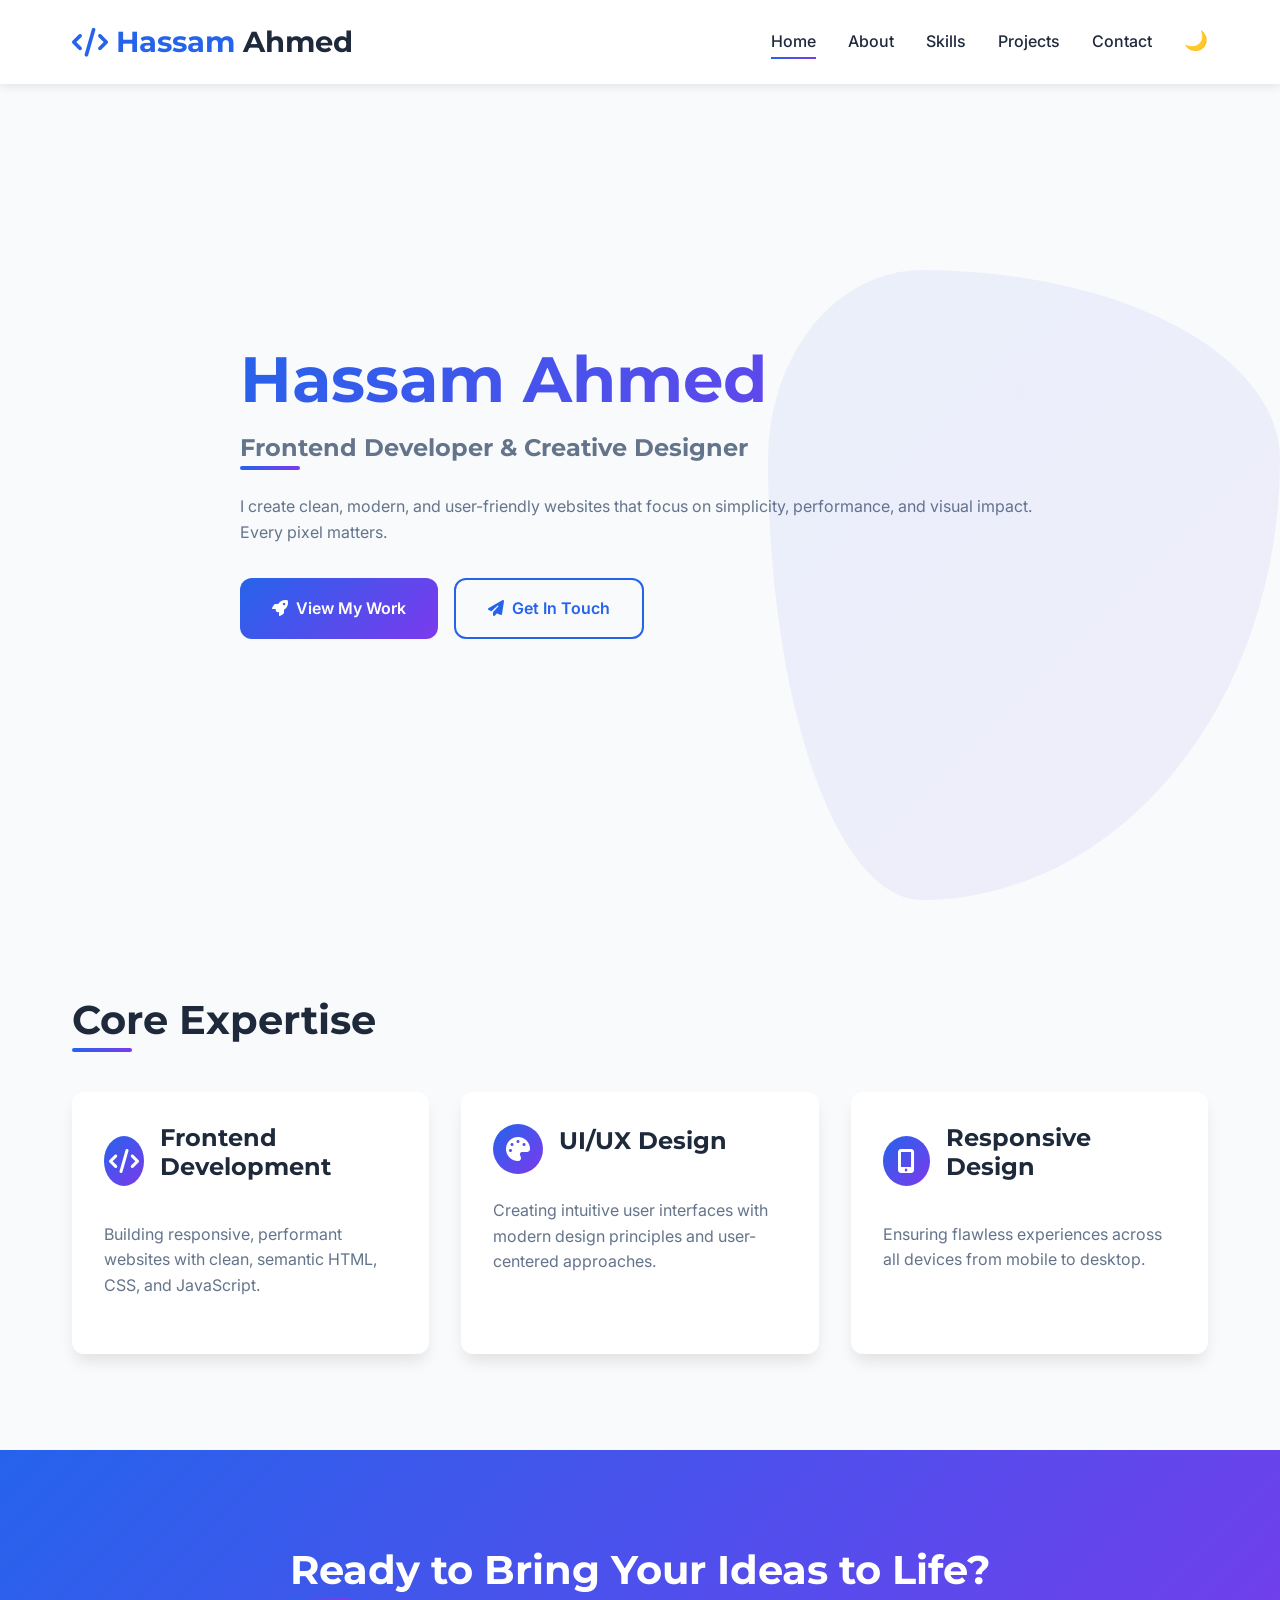
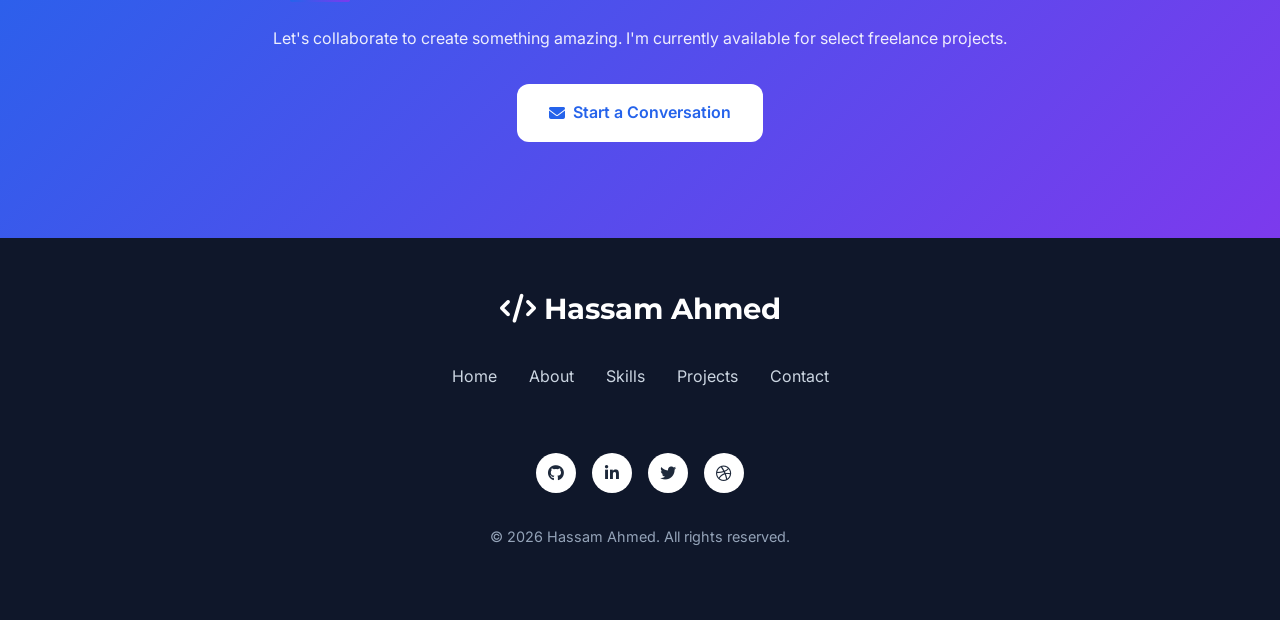
<file: index.html>
<!DOCTYPE html>
<html lang="en">
<head>
    <meta charset="UTF-8">
    <meta name="viewport" content="width=device-width, initial-scale=1.0">
    <title>Hassam Ahmed | Frontend Developer & Creative Designer</title>
    <link rel="stylesheet" href="style.css">
    <link rel="preconnect" href="https://fonts.googleapis.com">
    <link rel="preconnect" href="https://fonts.gstatic.com" crossorigin>
    <link href="https://fonts.googleapis.com/css2?family=Inter:wght@300;400;500;600;700&family=Montserrat:wght@700;800;900&display=swap" rel="stylesheet">
    <link rel="stylesheet" href="https://cdnjs.cloudflare.com/ajax/libs/font-awesome/6.4.0/css/all.min.css">
</head>
<body>
    <!-- Navigation -->
    <nav class="navbar">
        <div class="container nav-container">
            <a href="index.html" class="logo">
                <i class="fas fa-code"></i>
                Hassam<span>Ahmed</span>
            </a>
            
            <button class="mobile-menu-btn" id="mobileMenuBtn">
                <i class="fas fa-bars"></i>
            </button>
            
            <ul class="nav-links" id="navLinks">
                <li><a href="index.html" class="active">Home</a></li>
                <li><a href="about.html">About</a></li>
                <li><a href="skills.html">Skills</a></li>
                <li><a href="projects.html">Projects</a></li>
                <li><a href="contact.html">Contact</a></li>
                <li>
                    <button class="theme-toggle" id="themeToggle">🌙</button>
                </li>
            </ul>
        </div>
    </nav>

    <!-- Hero Section -->
    <section class="hero">
        <div class="container">
            <div class="hero-content">
                <h1 class="fade-in">Hassam Ahmed</h1>
                <h2 class="tagline fade-in">Frontend Developer & Creative Designer</h2>
                <p class="fade-in">I create clean, modern, and user-friendly websites that focus on simplicity, performance, and visual impact. Every pixel matters.</p>
                <div class="hero-btns">
                    <a href="projects.html" class="btn btn-primary fade-in">
                        <i class="fas fa-rocket"></i> View My Work
                    </a>
                    <a href="contact.html" class="btn btn-secondary fade-in">
                        <i class="fas fa-paper-plane"></i> Get In Touch
                    </a>
                </div>
            </div>
        </div>
        <div class="hero-decoration"></div>
    </section>

    <!-- Featured Skills Preview -->
    <section class="section">
        <div class="container">
            <h2 class="section-title">Core Expertise</h2>
            <div class="skills-container">
                <div class="skill-card fade-in">
                    <div class="skill-header">
                        <div class="skill-icon">
                            <i class="fas fa-code"></i>
                        </div>
                        <h3>Frontend Development</h3>
                    </div>
                    <p>Building responsive, performant websites with clean, semantic HTML, CSS, and JavaScript.</p>
                </div>
                
                <div class="skill-card fade-in">
                    <div class="skill-header">
                        <div class="skill-icon">
                            <i class="fas fa-palette"></i>
                        </div>
                        <h3>UI/UX Design</h3>
                    </div>
                    <p>Creating intuitive user interfaces with modern design principles and user-centered approaches.</p>
                </div>
                
                <div class="skill-card fade-in">
                    <div class="skill-header">
                        <div class="skill-icon">
                            <i class="fas fa-mobile-alt"></i>
                        </div>
                        <h3>Responsive Design</h3>
                    </div>
                    <p>Ensuring flawless experiences across all devices from mobile to desktop.</p>
                </div>
            </div>
        </div>
    </section>

    <!-- CTA Section -->
    <section class="section" style="background: linear-gradient(135deg, #2563eb, #7c3aed); color: white;">
        <div class="container">
            <div style="text-align: center; max-width: 800px; margin: 0 auto;">
                <h2 style="color: white;">Ready to Bring Your Ideas to Life?</h2>
                <p style="color: rgba(255,255,255,0.9); margin-bottom: 2rem;">Let's collaborate to create something amazing. I'm currently available for select freelance projects.</p>
                <a href="contact.html" class="btn" style="background: white; color: #2563eb;">
                    <i class="fas fa-envelope"></i> Start a Conversation
                </a>
            </div>
        </div>
    </section>

    <!-- Footer -->
    <footer class="footer">
        <div class="container">
            <div class="footer-content">
                <a href="index.html" class="logo" style="color: white;">
                    <i class="fas fa-code"></i>
                    Hassam<span style="color: white;">Ahmed</span>
                </a>
                <ul class="footer-links">
                    <li><a href="index.html">Home</a></li>
                    <li><a href="about.html">About</a></li>
                    <li><a href="skills.html">Skills</a></li>
                    <li><a href="projects.html">Projects</a></li>
                    <li><a href="contact.html">Contact</a></li>
                </ul>
                <div class="social-links">
                    <a href="#" class="social-link"><i class="fab fa-github"></i></a>
                    <a href="#" class="social-link"><i class="fab fa-linkedin-in"></i></a>
                    <a href="#" class="social-link"><i class="fab fa-twitter"></i></a>
                    <a href="#" class="social-link"><i class="fab fa-dribbble"></i></a>
                </div>
                <p class="copyright">© <span id="currentYear"></span> Hassam Ahmed. All rights reserved.</p>
            </div>
        </div>
    </footer>

    <!-- Project Modal -->
    <div class="modal" id="projectModal">
        <div class="modal-content">
            <button class="modal-close">&times;</button>
            <div class="modal-body" id="modalBody">
                <!-- Modal content will be inserted here -->
            </div>
        </div>
    </div>

    <script src="script.js"></script>
</body>
</html>
</file>
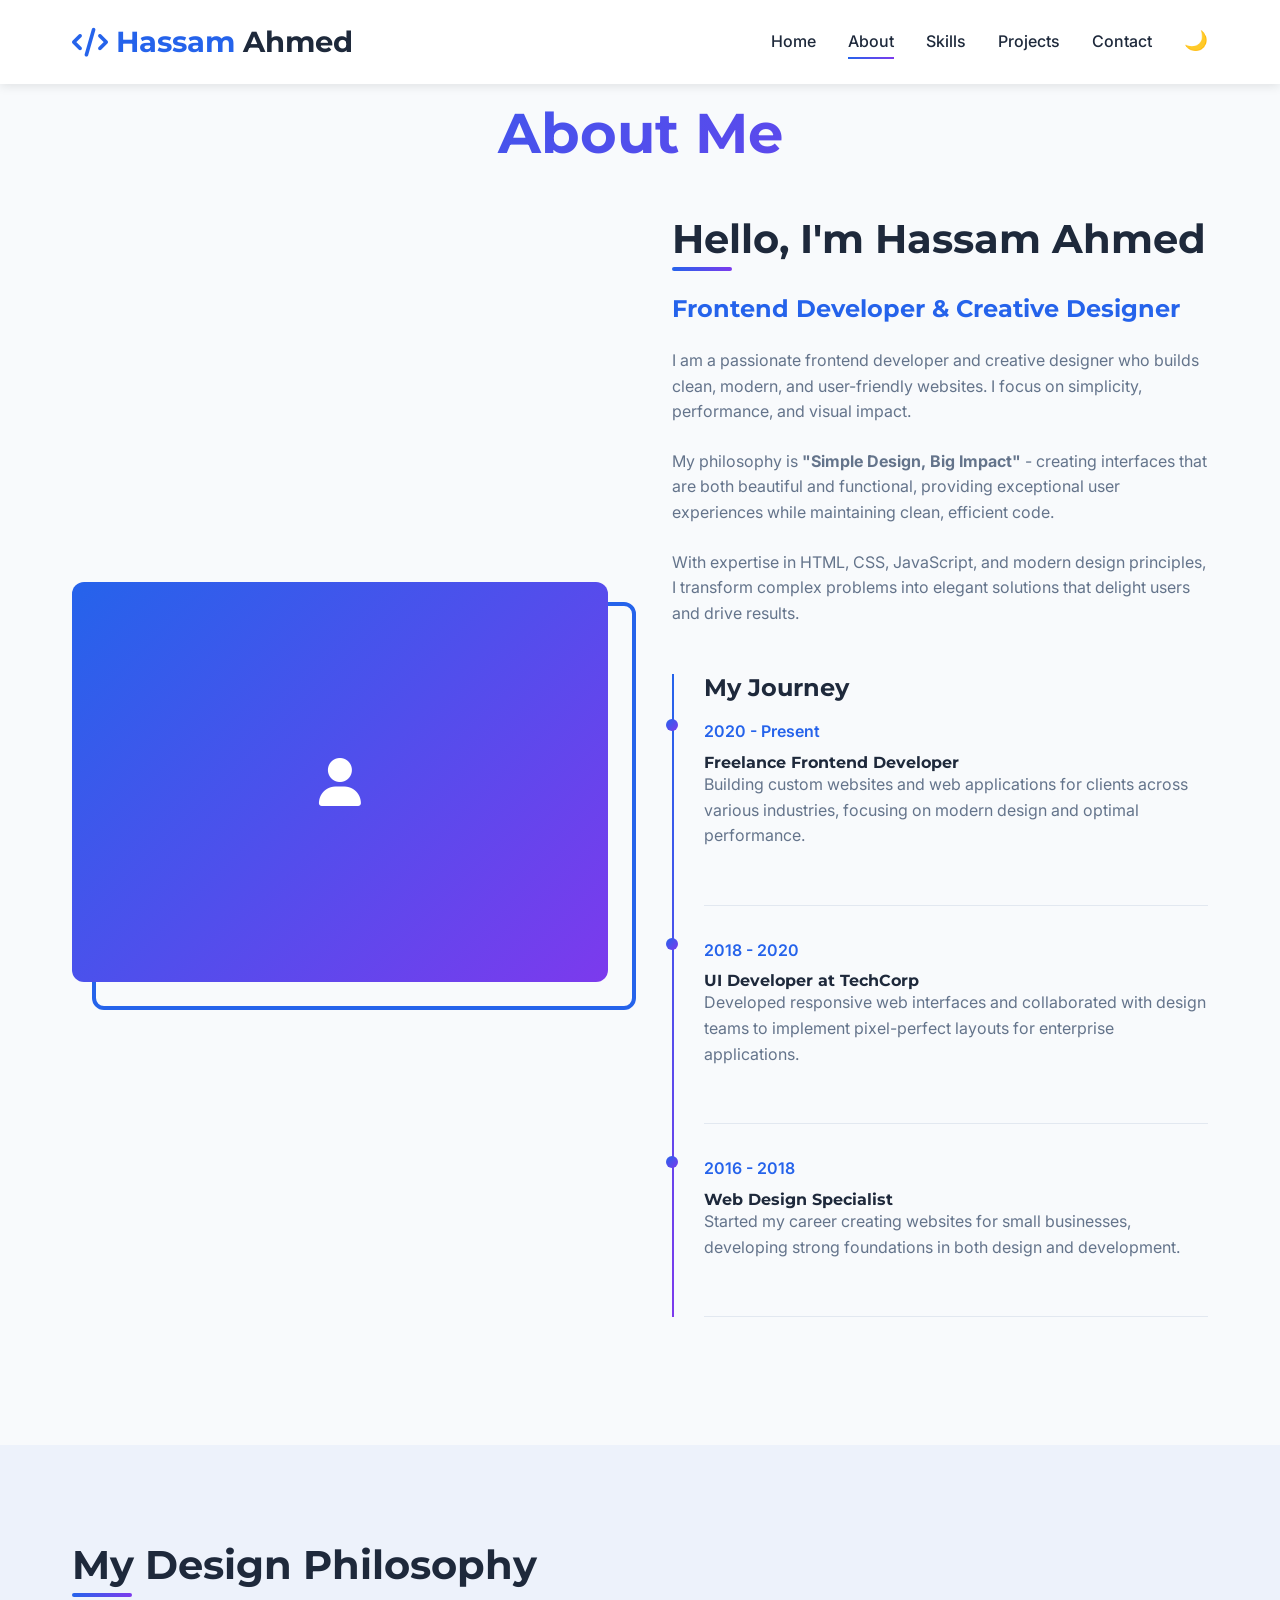
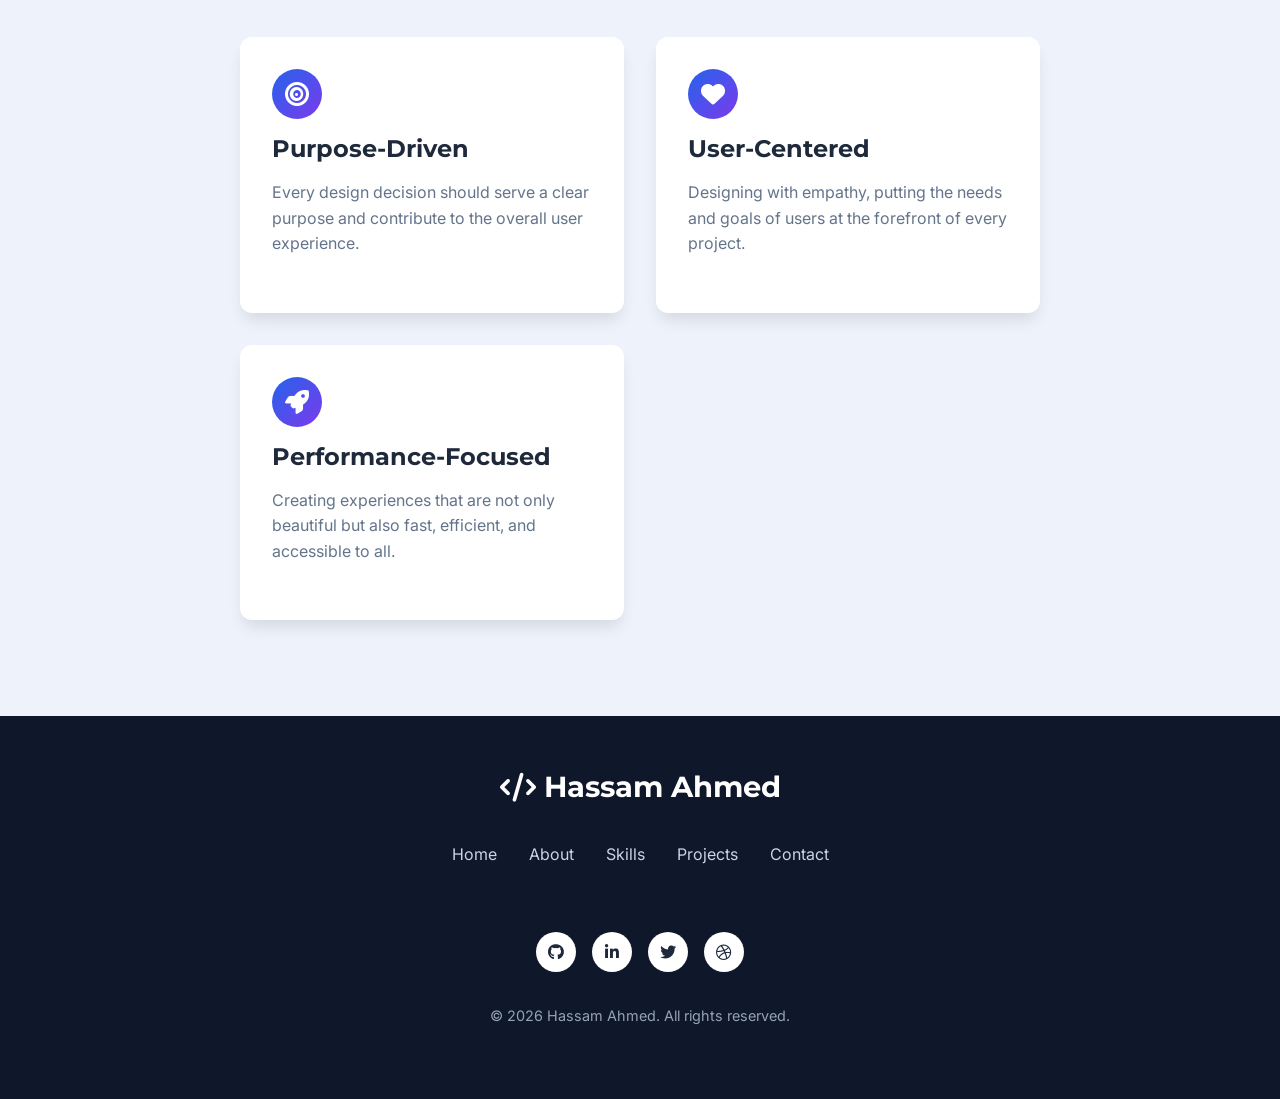
<file: about.html>
<!DOCTYPE html>
<html lang="en">
<head>
    <meta charset="UTF-8">
    <meta name="viewport" content="width=device-width, initial-scale=1.0">
    <title>About Me | Hassam Ahmed</title>
    <link rel="stylesheet" href="style.css">
    <link rel="preconnect" href="https://fonts.googleapis.com">
    <link rel="preconnect" href="https://fonts.gstatic.com" crossorigin>
    <link href="https://fonts.googleapis.com/css2?family=Inter:wght@300;400;500;600;700&family=Montserrat:wght@700;800;900&display=swap" rel="stylesheet">
    <link rel="stylesheet" href="https://cdnjs.cloudflare.com/ajax/libs/font-awesome/6.4.0/css/all.min.css">
</head>
<body>
    <!-- Navigation -->
    <nav class="navbar">
        <div class="container nav-container">
            <a href="index.html" class="logo">
                <i class="fas fa-code"></i>
                Hassam<span>Ahmed</span>
            </a>
            
            <button class="mobile-menu-btn" id="mobileMenuBtn">
                <i class="fas fa-bars"></i>
            </button>
            
            <ul class="nav-links" id="navLinks">
                <li><a href="index.html">Home</a></li>
                <li><a href="about.html" class="active">About</a></li>
                <li><a href="skills.html">Skills</a></li>
                <li><a href="projects.html">Projects</a></li>
                <li><a href="contact.html">Contact</a></li>
                <li>
                    <button class="theme-toggle" id="themeToggle">🌙</button>
                </li>
            </ul>
        </div>
    </nav>

    <!-- About Section -->
    <section class="section" style="padding-top: 100px;">
        <div class="container">
            <h1 class="section-title">About Me</h1>
            
            <div class="about-content">
                <div class="about-image fade-in">
                    <div class="profile-img">
                        <i class="fas fa-user"></i>
                    </div>
                </div>
                
                <div class="about-text fade-in">
                    <h2>Hello, I'm Hassam Ahmed</h2>
                    <h3 style="color: var(--primary-color); margin-bottom: 1.5rem;">Frontend Developer & Creative Designer</h3>
                    <p>I am a passionate frontend developer and creative designer who builds clean, modern, and user-friendly websites. I focus on simplicity, performance, and visual impact.</p>
                    <p>My philosophy is <strong>"Simple Design, Big Impact"</strong> - creating interfaces that are both beautiful and functional, providing exceptional user experiences while maintaining clean, efficient code.</p>
                    <p>With expertise in HTML, CSS, JavaScript, and modern design principles, I transform complex problems into elegant solutions that delight users and drive results.</p>
                    
                    <div class="timeline">
                        <h3 style="margin-top: 2rem;">My Journey</h3>
                        <div class="timeline-item">
                            <div class="timeline-date">2020 - Present</div>
                            <h4>Freelance Frontend Developer</h4>
                            <p>Building custom websites and web applications for clients across various industries, focusing on modern design and optimal performance.</p>
                        </div>
                        <div class="timeline-item">
                            <div class="timeline-date">2018 - 2020</div>
                            <h4>UI Developer at TechCorp</h4>
                            <p>Developed responsive web interfaces and collaborated with design teams to implement pixel-perfect layouts for enterprise applications.</p>
                        </div>
                        <div class="timeline-item">
                            <div class="timeline-date">2016 - 2018</div>
                            <h4>Web Design Specialist</h4>
                            <p>Started my career creating websites for small businesses, developing strong foundations in both design and development.</p>
                        </div>
                    </div>
                </div>
            </div>
        </div>
    </section>

    <!-- Philosophy Section -->
    <section class="section" style="background-color: rgba(37, 99, 235, 0.05);">
        <div class="container">
            <h2 class="section-title">My Design Philosophy</h2>
            <div style="max-width: 800px; margin: 0 auto;">
                <div style="display: grid; grid-template-columns: repeat(auto-fit, minmax(250px, 1fr)); gap: 2rem;">
                    <div class="skill-card fade-in">
                        <div class="skill-icon" style="margin-bottom: 1rem;">
                            <i class="fas fa-bullseye"></i>
                        </div>
                        <h3>Purpose-Driven</h3>
                        <p>Every design decision should serve a clear purpose and contribute to the overall user experience.</p>
                    </div>
                    <div class="skill-card fade-in">
                        <div class="skill-icon" style="margin-bottom: 1rem;">
                            <i class="fas fa-heart"></i>
                        </div>
                        <h3>User-Centered</h3>
                        <p>Designing with empathy, putting the needs and goals of users at the forefront of every project.</p>
                    </div>
                    <div class="skill-card fade-in">
                        <div class="skill-icon" style="margin-bottom: 1rem;">
                            <i class="fas fa-rocket"></i>
                        </div>
                        <h3>Performance-Focused</h3>
                        <p>Creating experiences that are not only beautiful but also fast, efficient, and accessible to all.</p>
                    </div>
                </div>
            </div>
        </div>
    </section>

    <!-- Footer -->
    <footer class="footer">
        <div class="container">
            <div class="footer-content">
                <a href="index.html" class="logo" style="color: white;">
                    <i class="fas fa-code"></i>
                    Hassam<span style="color: white;">Ahmed</span>
                </a>
                <ul class="footer-links">
                    <li><a href="index.html">Home</a></li>
                    <li><a href="about.html">About</a></li>
                    <li><a href="skills.html">Skills</a></li>
                    <li><a href="projects.html">Projects</a></li>
                    <li><a href="contact.html">Contact</a></li>
                </ul>
                <div class="social-links">
                    <a href="#" class="social-link"><i class="fab fa-github"></i></a>
                    <a href="#" class="social-link"><i class="fab fa-linkedin-in"></i></a>
                    <a href="#" class="social-link"><i class="fab fa-twitter"></i></a>
                    <a href="#" class="social-link"><i class="fab fa-dribbble"></i></a>
                </div>
                <p class="copyright">© <span id="currentYear"></span> Hassam Ahmed. All rights reserved.</p>
            </div>
        </div>
    </footer>

    <script src="script.js"></script>
</body>
</html>
</file>
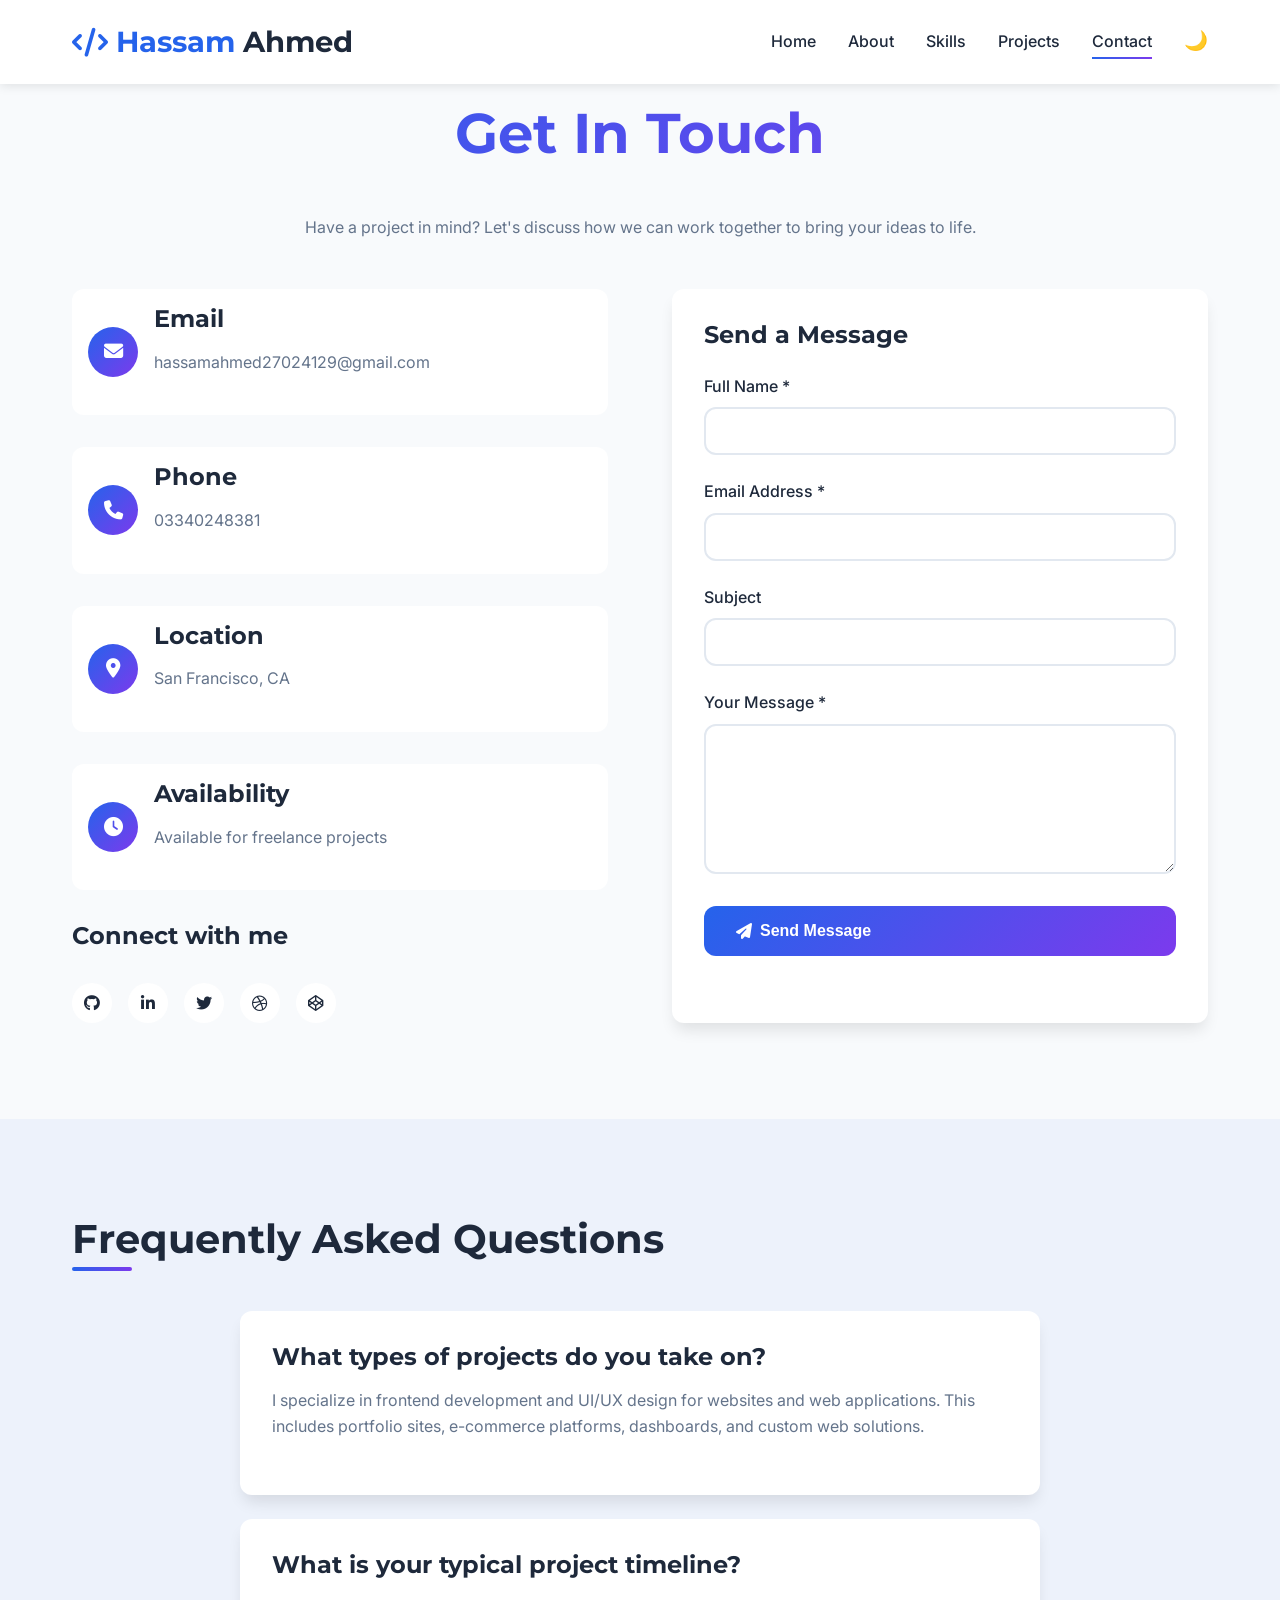
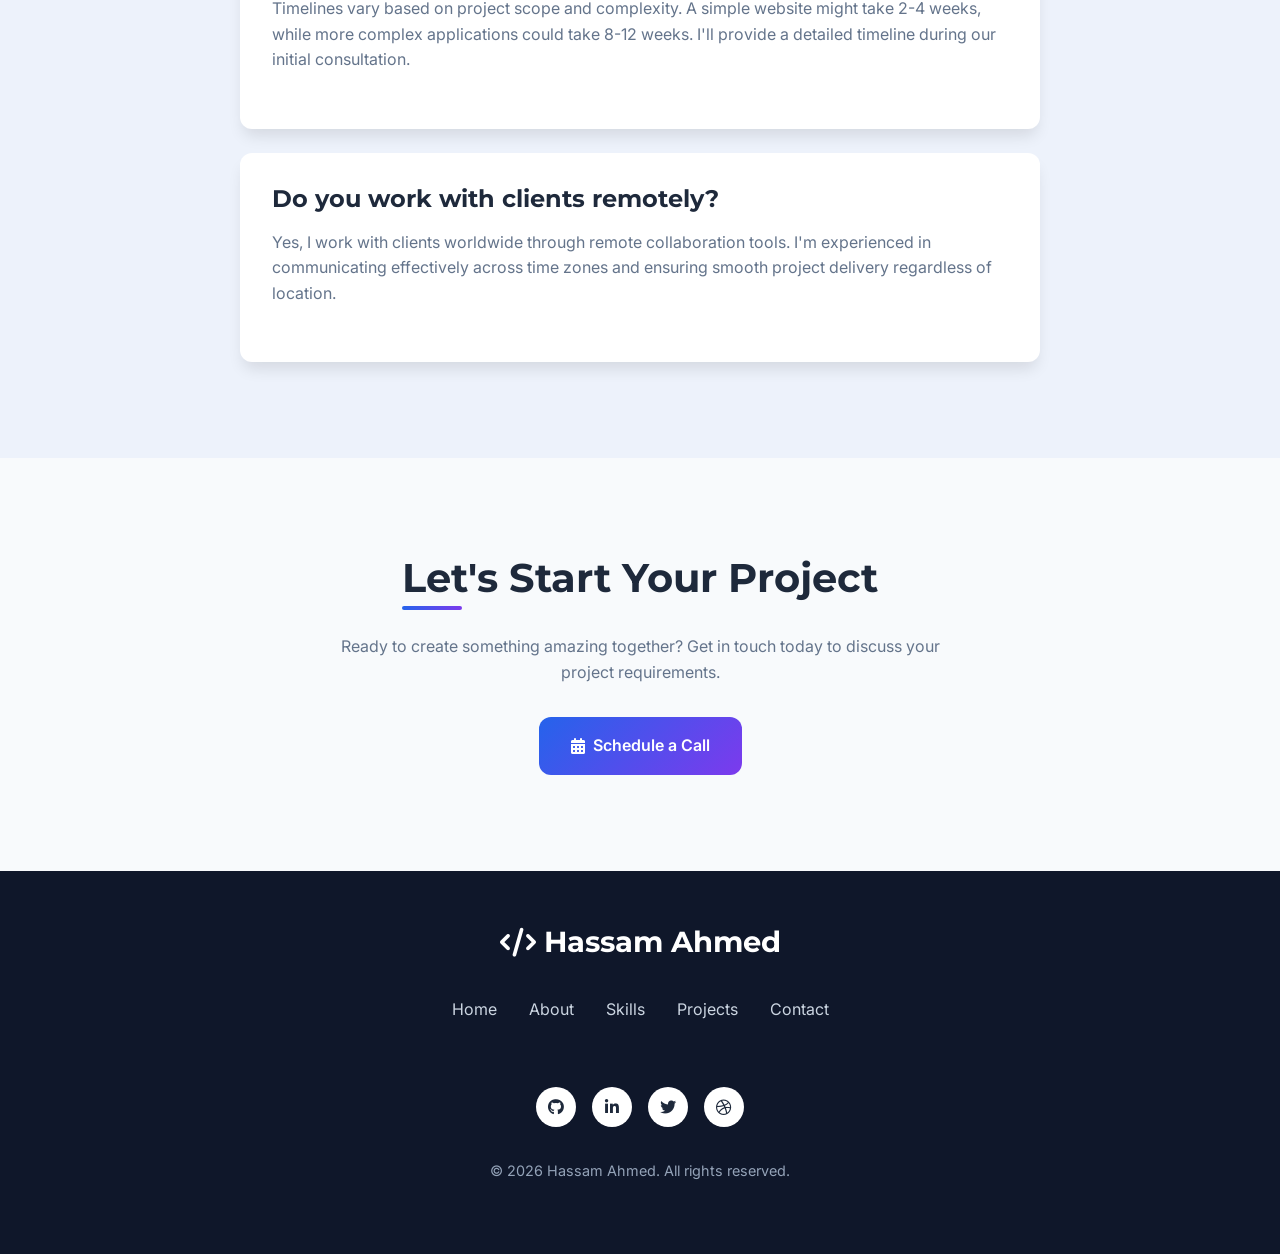
<file: contact.html>
<!DOCTYPE html>
<html lang="en">
<head>
    <meta charset="UTF-8">
    <meta name="viewport" content="width=device-width, initial-scale=1.0">
    <title>Contact | Hassam Ahmed</title>
    <link rel="stylesheet" href="style.css">
    <link rel="preconnect" href="https://fonts.googleapis.com">
    <link rel="preconnect" href="https://fonts.gstatic.com" crossorigin>
    <link href="https://fonts.googleapis.com/css2?family=Inter:wght@300;400;500;600;700&family=Montserrat:wght@700;800;900&display=swap" rel="stylesheet">
    <link rel="stylesheet" href="https://cdnjs.cloudflare.com/ajax/libs/font-awesome/6.4.0/css/all.min.css">
</head>
<body>
    <!-- Navigation -->
    <nav class="navbar">
        <div class="container nav-container">
            <a href="index.html" class="logo">
                <i class="fas fa-code"></i>
                Hassam<span>Ahmed</span>
            </a>
            
            <button class="mobile-menu-btn" id="mobileMenuBtn">
                <i class="fas fa-bars"></i>
            </button>
            
            <ul class="nav-links" id="navLinks">
                <li><a href="index.html">Home</a></li>
                <li><a href="about.html">About</a></li>
                <li><a href="skills.html">Skills</a></li>
                <li><a href="projects.html">Projects</a></li>
                <li><a href="contact.html" class="active">Contact</a></li>
                <li>
                    <button class="theme-toggle" id="themeToggle">🌙</button>
                </li>
            </ul>
        </div>
    </nav>

    <!-- Contact Section -->
    <section class="section" style="padding-top: 100px;">
        <div class="container">
            <h1 class="section-title">Get In Touch</h1>
            <p style="text-align: center; max-width: 700px; margin: 0 auto 3rem;">Have a project in mind? Let's discuss how we can work together to bring your ideas to life.</p>
            
            <div class="contact-container">
                <div class="contact-info">
                    <div class="contact-item fade-in">
                        <div class="contact-icon">
                            <i class="fas fa-envelope"></i>
                        </div>
                        <div>
                            <h3>Email</h3>
                            <p>hassamahmed27024129@gmail.com</p>
                        </div>
                    </div>
                    
                    <div class="contact-item fade-in">
                        <div class="contact-icon">
                            <i class="fas fa-phone"></i>
                        </div>
                        <div>
                            <h3>Phone</h3>
                            <p>03340248381</p>
                        </div>
                    </div>
                    
                    <div class="contact-item fade-in">
                        <div class="contact-icon">
                            <i class="fas fa-map-marker-alt"></i>
                        </div>
                        <div>
                            <h3>Location</h3>
                            <p>San Francisco, CA</p>
                        </div>
                    </div>
                    
                    <div class="contact-item fade-in">
                        <div class="contact-icon">
                            <i class="fas fa-clock"></i>
                        </div>
                        <div>
                            <h3>Availability</h3>
                            <p>Available for freelance projects</p>
                        </div>
                    </div>
                    
                    <div>
                        <h3 style="margin-bottom: 1rem;">Connect with me</h3>
                        <div class="social-links">
                            <a href="#" class="social-link"><i class="fab fa-github"></i></a>
                            <a href="#" class="social-link"><i class="fab fa-linkedin-in"></i></a>
                            <a href="#" class="social-link"><i class="fab fa-twitter"></i></a>
                            <a href="#" class="social-link"><i class="fab fa-dribbble"></i></a>
                            <a href="#" class="social-link"><i class="fab fa-codepen"></i></a>
                        </div>
                    </div>
                </div>
                
                <div class="contact-form fade-in">
                    <h3 style="margin-bottom: 1.5rem;">Send a Message</h3>
                    <form id="contactForm">
                        <div class="form-group">
                            <label for="name">Full Name *</label>
                            <input type="text" id="name" name="name" class="form-control" required>
                        </div>
                        
                        <div class="form-group">
                            <label for="email">Email Address *</label>
                            <input type="email" id="email" name="email" class="form-control" required>
                        </div>
                        
                        <div class="form-group">
                            <label for="subject">Subject</label>
                            <input type="text" id="subject" name="subject" class="form-control">
                        </div>
                        
                        <div class="form-group">
                            <label for="message">Your Message *</label>
                            <textarea id="message" name="message" class="form-control" required></textarea>
                        </div>
                        
                        <button type="submit" class="btn btn-primary" style="width: 100%;">
                            <i class="fas fa-paper-plane"></i> Send Message
                        </button>
                    </form>
                </div>
            </div>
        </div>
    </section>

    <!-- FAQ Section -->
    <section class="section" style="background-color: rgba(37, 99, 235, 0.05);">
        <div class="container">
            <h2 class="section-title">Frequently Asked Questions</h2>
            <div style="max-width: 800px; margin: 0 auto;">
                <div class="skill-card fade-in" style="margin-bottom: 1.5rem;">
                    <h3>What types of projects do you take on?</h3>
                    <p>I specialize in frontend development and UI/UX design for websites and web applications. This includes portfolio sites, e-commerce platforms, dashboards, and custom web solutions.</p>
                </div>
                
                <div class="skill-card fade-in" style="margin-bottom: 1.5rem;">
                    <h3>What is your typical project timeline?</h3>
                    <p>Timelines vary based on project scope and complexity. A simple website might take 2-4 weeks, while more complex applications could take 8-12 weeks. I'll provide a detailed timeline during our initial consultation.</p>
                </div>
                
                <div class="skill-card fade-in">
                    <h3>Do you work with clients remotely?</h3>
                    <p>Yes, I work with clients worldwide through remote collaboration tools. I'm experienced in communicating effectively across time zones and ensuring smooth project delivery regardless of location.</p>
                </div>
            </div>
        </div>
    </section>

    <!-- CTA Section -->
    <section class="section">
        <div class="container">
            <div style="text-align: center; max-width: 600px; margin: 0 auto;">
                <h2>Let's Start Your Project</h2>
                <p style="margin-bottom: 2rem;">Ready to create something amazing together? Get in touch today to discuss your project requirements.</p>
                <a href="#contactForm" class="btn btn-primary">
                    <i class="fas fa-calendar-alt"></i> Schedule a Call
                </a>
            </div>
        </div>
    </section>

    <!-- Footer -->
    <footer class="footer">
        <div class="container">
            <div class="footer-content">
                <a href="index.html" class="logo" style="color: white;">
                    <i class="fas fa-code"></i>
                    Hassam<span style="color: white;">Ahmed</span>
                </a>
                <ul class="footer-links">
                    <li><a href="index.html">Home</a></li>
                    <li><a href="about.html">About</a></li>
                    <li><a href="skills.html">Skills</a></li>
                    <li><a href="projects.html">Projects</a></li>
                    <li><a href="contact.html">Contact</a></li>
                </ul>
                <div class="social-links">
                    <a href="#" class="social-link"><i class="fab fa-github"></i></a>
                    <a href="#" class="social-link"><i class="fab fa-linkedin-in"></i></a>
                    <a href="#" class="social-link"><i class="fab fa-twitter"></i></a>
                    <a href="#" class="social-link"><i class="fab fa-dribbble"></i></a>
                </div>
                <p class="copyright">© <span id="currentYear"></span> Hassam Ahmed. All rights reserved.</p>
            </div>
        </div>
    </footer>

    <script src="script.js"></script>
</body>
</html>
</file>
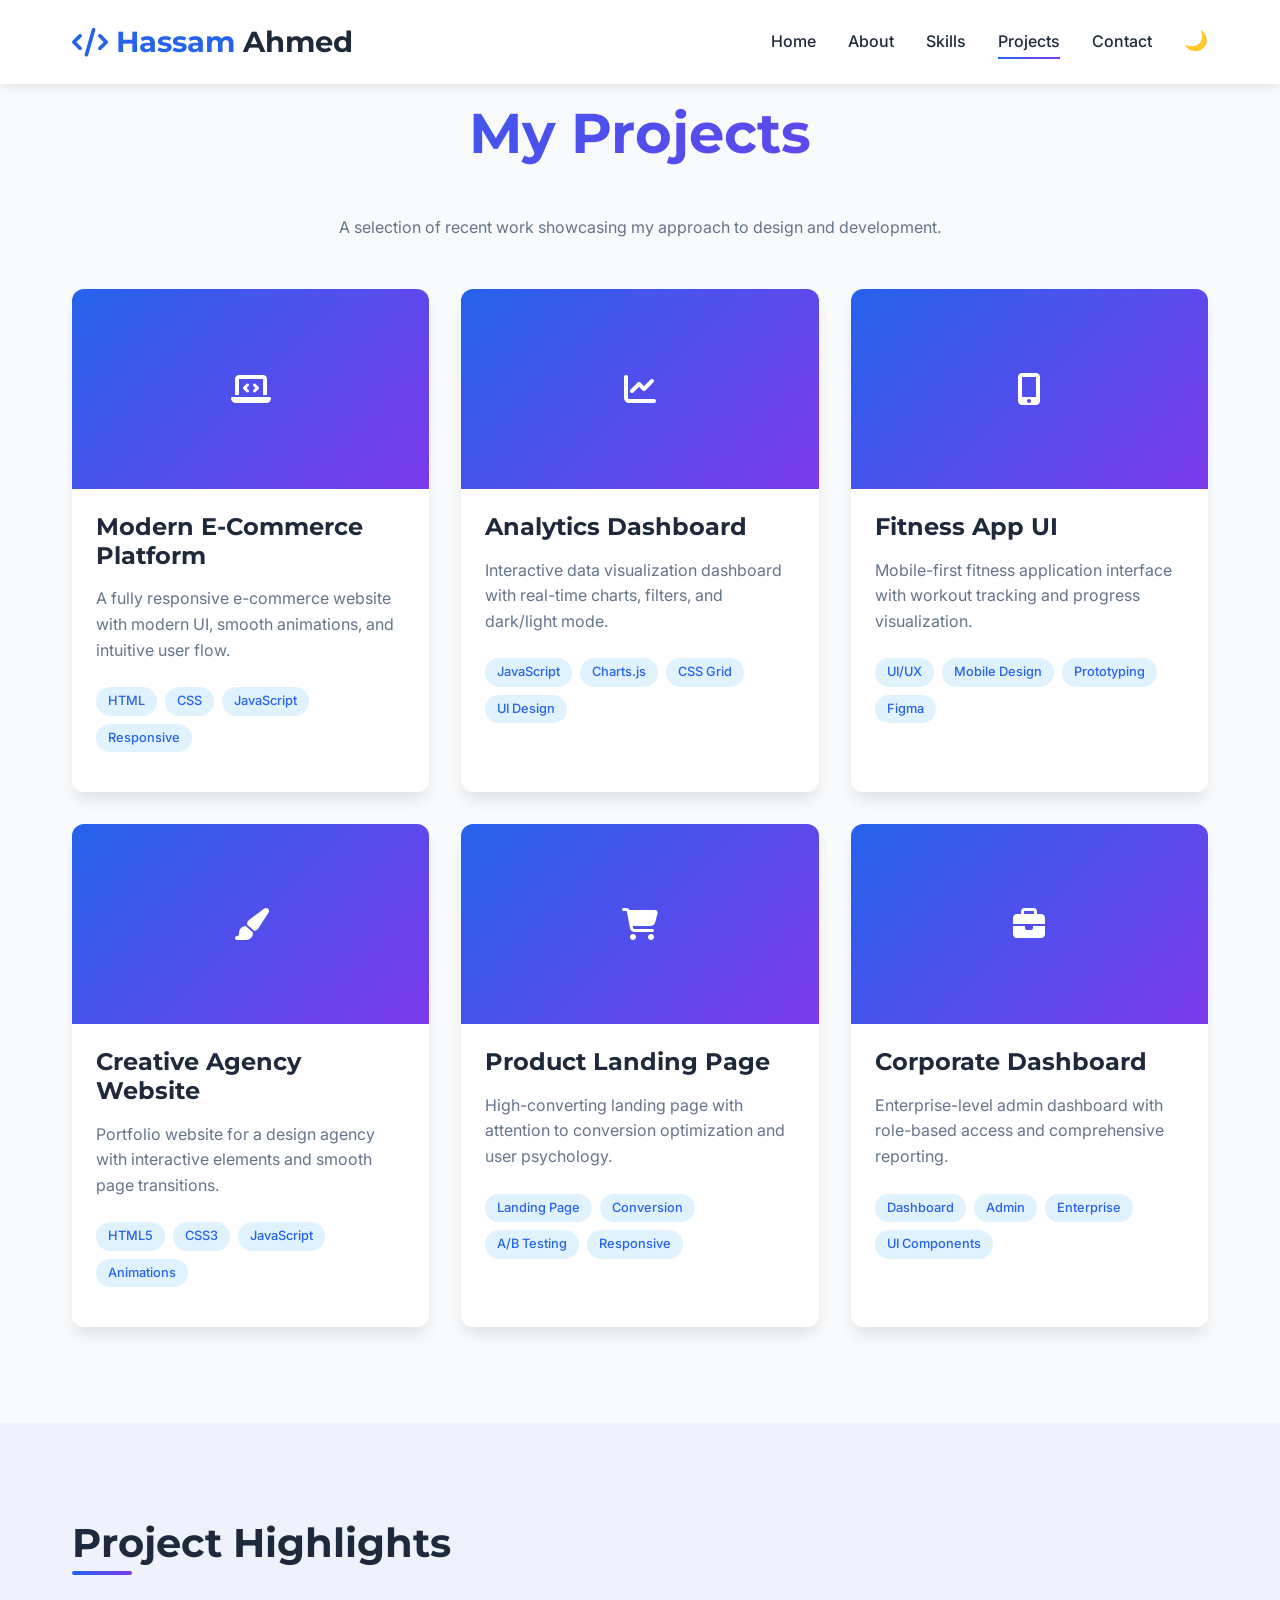
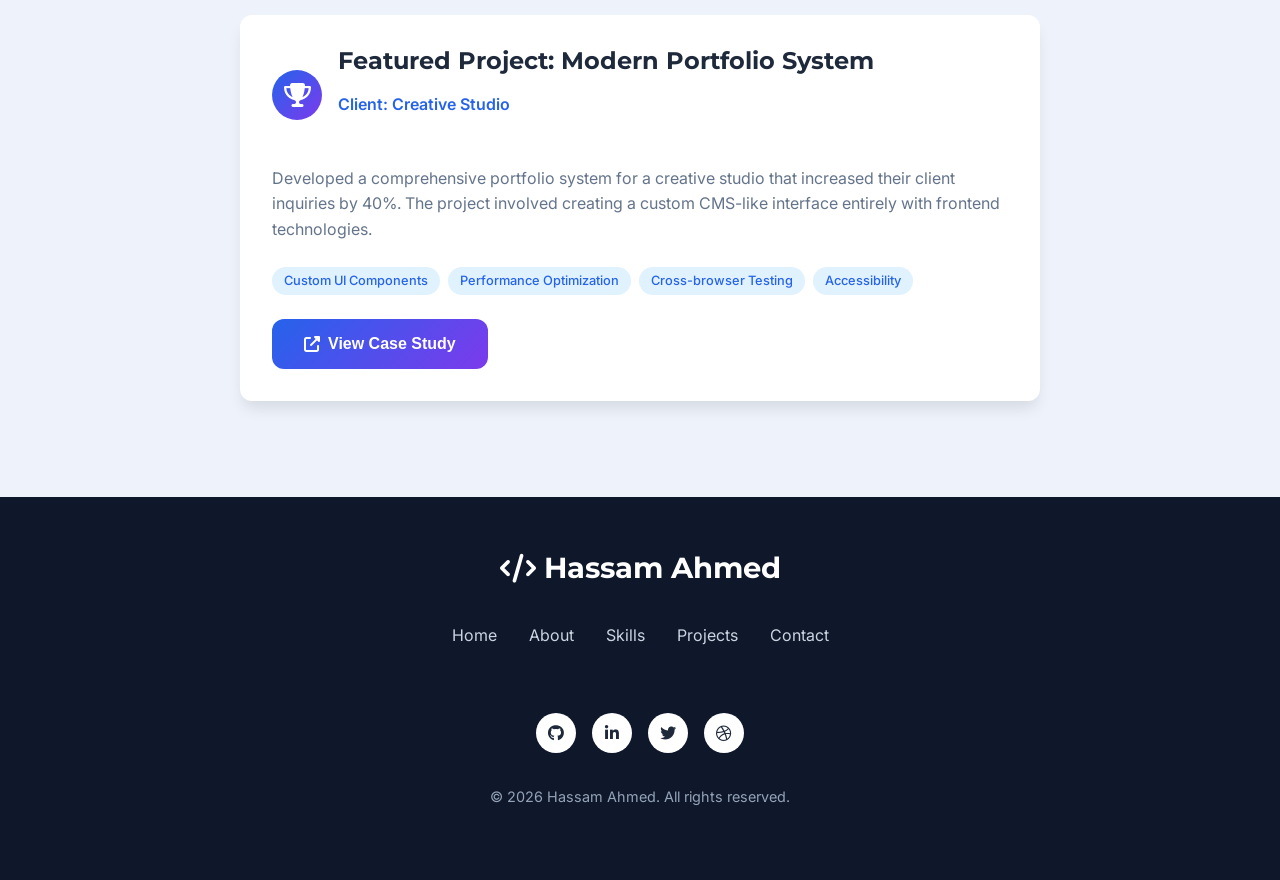
<file: projects.html>
<!DOCTYPE html>
<html lang="en">
<head>
    <meta charset="UTF-8">
    <meta name="viewport" content="width=device-width, initial-scale=1.0">
    <title>Projects | Hassam Ahmed</title>
    <link rel="stylesheet" href="style.css">
    <link rel="preconnect" href="https://fonts.googleapis.com">
    <link rel="preconnect" href="https://fonts.gstatic.com" crossorigin>
    <link href="https://fonts.googleapis.com/css2?family=Inter:wght@300;400;500;600;700&family=Montserrat:wght@700;800;900&display=swap" rel="stylesheet">
    <link rel="stylesheet" href="https://cdnjs.cloudflare.com/ajax/libs/font-awesome/6.4.0/css/all.min.css">
</head>
<body>
    <!-- Navigation -->
    <nav class="navbar">
        <div class="container nav-container">
            <a href="index.html" class="logo">
                <i class="fas fa-code"></i>
                Hassam<span>Ahmed</span>
            </a>
            
            <button class="mobile-menu-btn" id="mobileMenuBtn">
                <i class="fas fa-bars"></i>
            </button>
            
            <ul class="nav-links" id="navLinks">
                <li><a href="index.html">Home</a></li>
                <li><a href="about.html">About</a></li>
                <li><a href="skills.html">Skills</a></li>
                <li><a href="projects.html" class="active">Projects</a></li>
                <li><a href="contact.html">Contact</a></li>
                <li>
                    <button class="theme-toggle" id="themeToggle">🌙</button>
                </li>
            </ul>
        </div>
    </nav>

    <!-- Projects Section -->
    <section class="section" style="padding-top: 100px;">
        <div class="container">
            <h1 class="section-title">My Projects</h1>
            <p style="text-align: center; max-width: 700px; margin: 0 auto 3rem;">A selection of recent work showcasing my approach to design and development.</p>
            
            <div class="projects-grid">
                <!-- Project 1 -->
                <div class="project-card fade-in">
                    <div class="project-image">
                        <div style="height: 100%; display: flex; align-items: center; justify-content: center; color: white; font-size: 2rem;">
                            <i class="fas fa-laptop-code"></i>
                        </div>
                    </div>
                    <div class="project-content">
                        <h3 class="project-title">Modern E-Commerce Platform</h3>
                        <p class="project-description">A fully responsive e-commerce website with modern UI, smooth animations, and intuitive user flow.</p>
                        <div class="project-tags">
                            <span class="tag">HTML</span>
                            <span class="tag">CSS</span>
                            <span class="tag">JavaScript</span>
                            <span class="tag">Responsive</span>
                        </div>
                    </div>
                </div>
                
                <!-- Project 2 -->
                <div class="project-card fade-in">
                    <div class="project-image">
                        <div style="height: 100%; display: flex; align-items: center; justify-content: center; color: white; font-size: 2rem;">
                            <i class="fas fa-chart-line"></i>
                        </div>
                    </div>
                    <div class="project-content">
                        <h3 class="project-title">Analytics Dashboard</h3>
                        <p class="project-description">Interactive data visualization dashboard with real-time charts, filters, and dark/light mode.</p>
                        <div class="project-tags">
                            <span class="tag">JavaScript</span>
                            <span class="tag">Charts.js</span>
                            <span class="tag">CSS Grid</span>
                            <span class="tag">UI Design</span>
                        </div>
                    </div>
                </div>
                
                <!-- Project 3 -->
                <div class="project-card fade-in">
                    <div class="project-image">
                        <div style="height: 100%; display: flex; align-items: center; justify-content: center; color: white; font-size: 2rem;">
                            <i class="fas fa-mobile-alt"></i>
                        </div>
                    </div>
                    <div class="project-content">
                        <h3 class="project-title">Fitness App UI</h3>
                        <p class="project-description">Mobile-first fitness application interface with workout tracking and progress visualization.</p>
                        <div class="project-tags">
                            <span class="tag">UI/UX</span>
                            <span class="tag">Mobile Design</span>
                            <span class="tag">Prototyping</span>
                            <span class="tag">Figma</span>
                        </div>
                    </div>
                </div>
                
                <!-- Project 4 -->
                <div class="project-card fade-in">
                    <div class="project-image">
                        <div style="height: 100%; display: flex; align-items: center; justify-content: center; color: white; font-size: 2rem;">
                            <i class="fas fa-paint-brush"></i>
                        </div>
                    </div>
                    <div class="project-content">
                        <h3 class="project-title">Creative Agency Website</h3>
                        <p class="project-description">Portfolio website for a design agency with interactive elements and smooth page transitions.</p>
                        <div class="project-tags">
                            <span class="tag">HTML5</span>
                            <span class="tag">CSS3</span>
                            <span class="tag">JavaScript</span>
                            <span class="tag">Animations</span>
                        </div>
                    </div>
                </div>
                
                <!-- Project 5 -->
                <div class="project-card fade-in">
                    <div class="project-image">
                        <div style="height: 100%; display: flex; align-items: center; justify-content: center; color: white; font-size: 2rem;">
                            <i class="fas fa-shopping-cart"></i>
                        </div>
                    </div>
                    <div class="project-content">
                        <h3 class="project-title">Product Landing Page</h3>
                        <p class="project-description">High-converting landing page with attention to conversion optimization and user psychology.</p>
                        <div class="project-tags">
                            <span class="tag">Landing Page</span>
                            <span class="tag">Conversion</span>
                            <span class="tag">A/B Testing</span>
                            <span class="tag">Responsive</span>
                        </div>
                    </div>
                </div>
                
                <!-- Project 6 -->
                <div class="project-card fade-in">
                    <div class="project-image">
                        <div style="height: 100%; display: flex; align-items: center; justify-content: center; color: white; font-size: 2rem;">
                            <i class="fas fa-briefcase"></i>
                        </div>
                    </div>
                    <div class="project-content">
                        <h3 class="project-title">Corporate Dashboard</h3>
                        <p class="project-description">Enterprise-level admin dashboard with role-based access and comprehensive reporting.</p>
                        <div class="project-tags">
                            <span class="tag">Dashboard</span>
                            <span class="tag">Admin</span>
                            <span class="tag">Enterprise</span>
                            <span class="tag">UI Components</span>
                        </div>
                    </div>
                </div>
            </div>
        </div>
    </section>

    <!-- Project Showcase -->
    <section class="section" style="background-color: rgba(37, 99, 235, 0.05);">
        <div class="container">
            <h2 class="section-title">Project Highlights</h2>
            <div style="max-width: 800px; margin: 0 auto;">
                <div class="skill-card fade-in">
                    <div class="skill-header">
                        <div class="skill-icon">
                            <i class="fas fa-trophy"></i>
                        </div>
                        <div>
                            <h3>Featured Project: Modern Portfolio System</h3>
                            <p style="color: var(--primary-color); font-weight: 600;">Client: Creative Studio</p>
                        </div>
                    </div>
                    <p>Developed a comprehensive portfolio system for a creative studio that increased their client inquiries by 40%. The project involved creating a custom CMS-like interface entirely with frontend technologies.</p>
                    <div class="project-tags" style="margin: 1.5rem 0;">
                        <span class="tag">Custom UI Components</span>
                        <span class="tag">Performance Optimization</span>
                        <span class="tag">Cross-browser Testing</span>
                        <span class="tag">Accessibility</span>
                    </div>
                    <button class="btn btn-primary" onclick="openProjectModal('Modern Portfolio System', 'A comprehensive portfolio system for a creative studio with custom UI components and performance optimizations.', ['HTML', 'CSS', 'JavaScript', 'UI Components', 'Performance', 'Accessibility'], '')">
                        <i class="fas fa-external-link-alt"></i> View Case Study
                    </button>
                </div>
            </div>
        </div>
    </section>

    <!-- Footer -->
    <footer class="footer">
        <div class="container">
            <div class="footer-content">
                <a href="index.html" class="logo" style="color: white;">
                    <i class="fas fa-code"></i>
                    Hassam<span style="color: white;">Ahmed</span>
                </a>
                <ul class="footer-links">
                    <li><a href="index.html">Home</a></li>
                    <li><a href="about.html">About</a></li>
                    <li><a href="skills.html">Skills</a></li>
                    <li><a href="projects.html">Projects</a></li>
                    <li><a href="contact.html">Contact</a></li>
                </ul>
                <div class="social-links">
                    <a href="#" class="social-link"><i class="fab fa-github"></i></a>
                    <a href="#" class="social-link"><i class="fab fa-linkedin-in"></i></a>
                    <a href="#" class="social-link"><i class="fab fa-twitter"></i></a>
                    <a href="#" class="social-link"><i class="fab fa-dribbble"></i></a>
                </div>
                <p class="copyright">© <span id="currentYear"></span> Hassam Ahmed. All rights reserved.</p>
            </div>
        </div>
    </footer>

    <!-- Project Modal -->
    <div class="modal" id="projectModal">
        <div class="modal-content">
            <button class="modal-close">&times;</button>
            <div class="modal-body" id="modalBody">
                <!-- Modal content will be inserted here -->
            </div>
        </div>
    </div>

    <script src="script.js"></script>
</body>
</html>
</file>
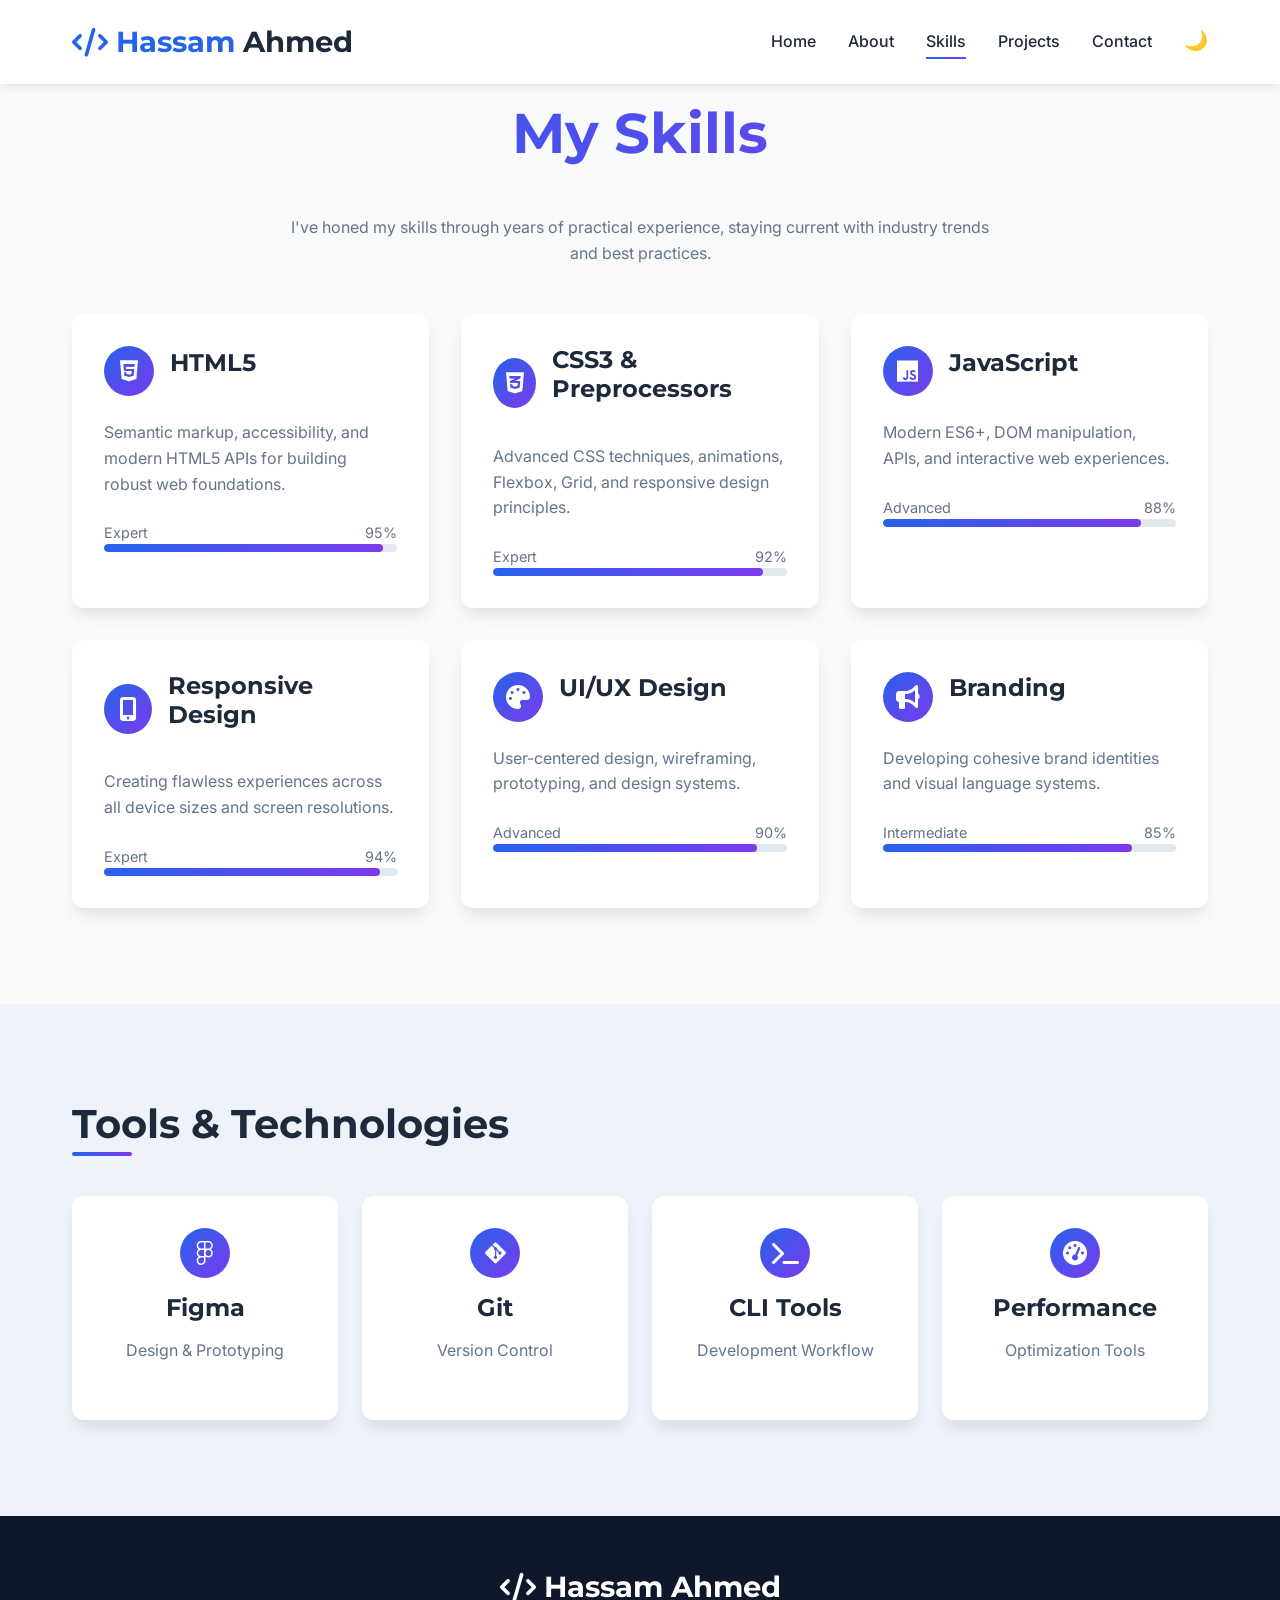
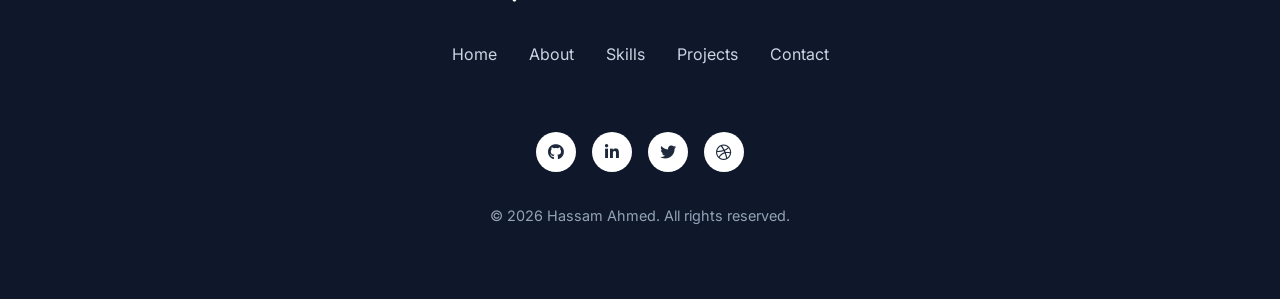
<file: skills.html>
<!DOCTYPE html>
<html lang="en">
<head>
    <meta charset="UTF-8">
    <meta name="viewport" content="width=device-width, initial-scale=1.0">
    <title>Skills | Hassam Ahmed</title>
    <link rel="stylesheet" href="style.css">
    <link rel="preconnect" href="https://fonts.googleapis.com">
    <link rel="preconnect" href="https://fonts.gstatic.com" crossorigin>
    <link href="https://fonts.googleapis.com/css2?family=Inter:wght@300;400;500;600;700&family=Montserrat:wght@700;800;900&display=swap" rel="stylesheet">
    <link rel="stylesheet" href="https://cdnjs.cloudflare.com/ajax/libs/font-awesome/6.4.0/css/all.min.css">
</head>
<body>
    <!-- Navigation -->
    <nav class="navbar">
        <div class="container nav-container">
            <a href="index.html" class="logo">
                <i class="fas fa-code"></i>
                Hassam<span>Ahmed</span>
            </a>
            
            <button class="mobile-menu-btn" id="mobileMenuBtn">
                <i class="fas fa-bars"></i>
            </button>
            
            <ul class="nav-links" id="navLinks">
                <li><a href="index.html">Home</a></li>
                <li><a href="about.html">About</a></li>
                <li><a href="skills.html" class="active">Skills</a></li>
                <li><a href="projects.html">Projects</a></li>
                <li><a href="contact.html">Contact</a></li>
                <li>
                    <button class="theme-toggle" id="themeToggle">🌙</button>
                </li>
            </ul>
        </div>
    </nav>

    <!-- Skills Section -->
    <section class="section" style="padding-top: 100px;">
        <div class="container">
            <h1 class="section-title">My Skills</h1>
            <p style="text-align: center; max-width: 700px; margin: 0 auto 3rem;">I've honed my skills through years of practical experience, staying current with industry trends and best practices.</p>
            
            <div class="skills-container">
                <!-- Technical Skills -->
                <div class="skill-card fade-in">
                    <div class="skill-header">
                        <div class="skill-icon">
                            <i class="fab fa-html5"></i>
                        </div>
                        <h3>HTML5</h3>
                    </div>
                    <p>Semantic markup, accessibility, and modern HTML5 APIs for building robust web foundations.</p>
                    <div class="skill-progress">
                        <div class="progress-label">
                            <span>Expert</span>
                            <span>95%</span>
                        </div>
                        <div class="progress-bar">
                            <div class="progress-fill" data-width="95"></div>
                        </div>
                    </div>
                </div>
                
                <div class="skill-card fade-in">
                    <div class="skill-header">
                        <div class="skill-icon">
                            <i class="fab fa-css3-alt"></i>
                        </div>
                        <h3>CSS3 & Preprocessors</h3>
                    </div>
                    <p>Advanced CSS techniques, animations, Flexbox, Grid, and responsive design principles.</p>
                    <div class="skill-progress">
                        <div class="progress-label">
                            <span>Expert</span>
                            <span>92%</span>
                        </div>
                        <div class="progress-bar">
                            <div class="progress-fill" data-width="92"></div>
                        </div>
                    </div>
                </div>
                
                <div class="skill-card fade-in">
                    <div class="skill-header">
                        <div class="skill-icon">
                            <i class="fab fa-js"></i>
                        </div>
                        <h3>JavaScript</h3>
                    </div>
                    <p>Modern ES6+, DOM manipulation, APIs, and interactive web experiences.</p>
                    <div class="skill-progress">
                        <div class="progress-label">
                            <span>Advanced</span>
                            <span>88%</span>
                        </div>
                        <div class="progress-bar">
                            <div class="progress-fill" data-width="88"></div>
                        </div>
                    </div>
                </div>
                
                <div class="skill-card fade-in">
                    <div class="skill-header">
                        <div class="skill-icon">
                            <i class="fas fa-mobile-alt"></i>
                        </div>
                        <h3>Responsive Design</h3>
                    </div>
                    <p>Creating flawless experiences across all device sizes and screen resolutions.</p>
                    <div class="skill-progress">
                        <div class="progress-label">
                            <span>Expert</span>
                            <span>94%</span>
                        </div>
                        <div class="progress-bar">
                            <div class="progress-fill" data-width="94"></div>
                        </div>
                    </div>
                </div>
                
                <div class="skill-card fade-in">
                    <div class="skill-header">
                        <div class="skill-icon">
                            <i class="fas fa-palette"></i>
                        </div>
                        <h3>UI/UX Design</h3>
                    </div>
                    <p>User-centered design, wireframing, prototyping, and design systems.</p>
                    <div class="skill-progress">
                        <div class="progress-label">
                            <span>Advanced</span>
                            <span>90%</span>
                        </div>
                        <div class="progress-bar">
                            <div class="progress-fill" data-width="90"></div>
                        </div>
                    </div>
                </div>
                
                <div class="skill-card fade-in">
                    <div class="skill-header">
                        <div class="skill-icon">
                            <i class="fas fa-bullhorn"></i>
                        </div>
                        <h3>Branding</h3>
                    </div>
                    <p>Developing cohesive brand identities and visual language systems.</p>
                    <div class="skill-progress">
                        <div class="progress-label">
                            <span>Intermediate</span>
                            <span>85%</span>
                        </div>
                        <div class="progress-bar">
                            <div class="progress-fill" data-width="85"></div>
                        </div>
                    </div>
                </div>
            </div>
        </div>
    </section>

    <!-- Tools & Technologies -->
    <section class="section" style="background-color: rgba(37, 99, 235, 0.05);">
        <div class="container">
            <h2 class="section-title">Tools & Technologies</h2>
            <div style="display: grid; grid-template-columns: repeat(auto-fit, minmax(200px, 1fr)); gap: 1.5rem;">
                <div class="skill-card fade-in" style="text-align: center;">
                    <div class="skill-icon" style="margin: 0 auto 1rem;">
                        <i class="fab fa-figma"></i>
                    </div>
                    <h3>Figma</h3>
                    <p>Design & Prototyping</p>
                </div>
                <div class="skill-card fade-in" style="text-align: center;">
                    <div class="skill-icon" style="margin: 0 auto 1rem;">
                        <i class="fab fa-git-alt"></i>
                    </div>
                    <h3>Git</h3>
                    <p>Version Control</p>
                </div>
                <div class="skill-card fade-in" style="text-align: center;">
                    <div class="skill-icon" style="margin: 0 auto 1rem;">
                        <i class="fas fa-terminal"></i>
                    </div>
                    <h3>CLI Tools</h3>
                    <p>Development Workflow</p>
                </div>
                <div class="skill-card fade-in" style="text-align: center;">
                    <div class="skill-icon" style="margin: 0 auto 1rem;">
                        <i class="fas fa-tachometer-alt"></i>
                    </div>
                    <h3>Performance</h3>
                    <p>Optimization Tools</p>
                </div>
            </div>
        </div>
    </section>

    <!-- Footer -->
    <footer class="footer">
        <div class="container">
            <div class="footer-content">
                <a href="index.html" class="logo" style="color: white;">
                    <i class="fas fa-code"></i>
                    Hassam<span style="color: white;">Ahmed</span>
                </a>
                <ul class="footer-links">
                    <li><a href="index.html">Home</a></li>
                    <li><a href="about.html">About</a></li>
                    <li><a href="skills.html">Skills</a></li>
                    <li><a href="projects.html">Projects</a></li>
                    <li><a href="contact.html">Contact</a></li>
                </ul>
                <div class="social-links">
                    <a href="#" class="social-link"><i class="fab fa-github"></i></a>
                    <a href="#" class="social-link"><i class="fab fa-linkedin-in"></i></a>
                    <a href="#" class="social-link"><i class="fab fa-twitter"></i></a>
                    <a href="#" class="social-link"><i class="fab fa-dribbble"></i></a>
                </div>
                <p class="copyright">© <span id="currentYear"></span> Hassam Ahmed. All rights reserved.</p>
            </div>
        </div>
    </footer>

    <script src="script.js"></script>
</body>
</html>
</file>
<file: style.css>
/* ===== RESET & BASE STYLES ===== */
* {
    margin: 0;
    padding: 0;
    box-sizing: border-box;
}

:root {
    --primary-color: #2563eb;
    --primary-dark: #1d4ed8;
    --secondary-color: #7c3aed;
    --dark-bg: #0f172a;
    --dark-card: #1e293b;
    --light-bg: #f8fafc;
    --light-card: #ffffff;
    --text-dark: #1e293b;
    --text-light: #64748b;
    --text-white: #f1f5f9;
    --transition: all 0.3s cubic-bezier(0.4, 0, 0.2, 1);
    --shadow: 0 10px 15px -3px rgba(0, 0, 0, 0.1);
    --shadow-lg: 0 20px 25px -5px rgba(0, 0, 0, 0.1);
    --radius: 12px;
}

html {
    scroll-behavior: smooth;
}

body {
    font-family: 'Inter', sans-serif;
    line-height: 1.6;
    color: var(--text-dark);
    background-color: var(--light-bg);
    transition: var(--transition);
}

body.dark-mode {
    background-color: var(--dark-bg);
    color: var(--text-white);
}

.container {
    max-width: 1200px;
    margin: 0 auto;
    padding: 0 2rem;
}

/* ===== TYPOGRAPHY ===== */
h1, h2, h3, h4 {
    font-family: 'Montserrat', sans-serif;
    font-weight: 700;
    line-height: 1.2;
}

h1 {
    font-size: 3.5rem;
    background: linear-gradient(135deg, var(--primary-color), var(--secondary-color));
    -webkit-background-clip: text;
    background-clip: text;
    color: transparent;
}

h2 {
    font-size: 2.5rem;
    margin-bottom: 2rem;
    position: relative;
    display: inline-block;
}

h2::after {
    content: '';
    position: absolute;
    bottom: -8px;
    left: 0;
    width: 60px;
    height: 4px;
    background: linear-gradient(to right, var(--primary-color), var(--secondary-color));
    border-radius: 2px;
}

h3 {
    font-size: 1.5rem;
    margin-bottom: 1rem;
}

p {
    margin-bottom: 1.5rem;
    color: var(--text-light);
}

body.dark-mode p {
    color: #cbd5e1;
}

/* ===== NAVIGATION ===== */
.navbar {
    position: fixed;
    top: 0;
    width: 100%;
    background-color: rgba(255, 255, 255, 0.95);
    backdrop-filter: blur(10px);
    z-index: 1000;
    padding: 1.2rem 0;
    transition: var(--transition);
    box-shadow: 0 2px 10px rgba(0, 0, 0, 0.1);
}

body.dark-mode .navbar {
    background-color: rgba(15, 23, 42, 0.95);
    box-shadow: 0 2px 10px rgba(0, 0, 0, 0.3);
}

.nav-container {
    display: flex;
    justify-content: space-between;
    align-items: center;
}

.logo {
    font-family: 'Montserrat', sans-serif;
    font-size: 1.8rem;
    font-weight: 700;
    color: var(--primary-color);
    text-decoration: none;
    display: flex;
    align-items: center;
    gap: 0.5rem;
}

.logo span {
    color: var(--text-dark);
}

body.dark-mode .logo span {
    color: var(--text-white);
}

.nav-links {
    display: flex;
    gap: 2rem;
    list-style: none;
}

.nav-links a {
    text-decoration: none;
    color: var(--text-dark);
    font-weight: 500;
    transition: var(--transition);
    position: relative;
    padding: 0.5rem 0;
}

body.dark-mode .nav-links a {
    color: var(--text-white);
}

.nav-links a::after {
    content: '';
    position: absolute;
    bottom: 0;
    left: 0;
    width: 0;
    height: 2px;
    background: linear-gradient(to right, var(--primary-color), var(--secondary-color));
    transition: var(--transition);
}

.nav-links a:hover::after,
.nav-links a.active::after {
    width: 100%;
}

.theme-toggle {
    background: none;
    border: none;
    font-size: 1.2rem;
    cursor: pointer;
    color: var(--text-dark);
    transition: var(--transition);
}

body.dark-mode .theme-toggle {
    color: var(--text-white);
}

.mobile-menu-btn {
    display: none;
    background: none;
    border: none;
    font-size: 1.5rem;
    cursor: pointer;
    color: var(--text-dark);
}

body.dark-mode .mobile-menu-btn {
    color: var(--text-white);
}

/* ===== HERO SECTION ===== */
.hero {
    min-height: 100vh;
    display: flex;
    align-items: center;
    padding-top: 80px;
    position: relative;
    overflow: hidden;
}

.hero-content {
    max-width: 800px;
    z-index: 1;
}

.hero h1 {
    font-size: 4rem;
    margin-bottom: 1rem;
    animation: fadeInUp 1s ease-out;
}

.tagline {
    font-size: 1.5rem;
    color: var(--text-light);
    margin-bottom: 2rem;
    animation: fadeInUp 1s ease-out 0.2s both;
}

body.dark-mode .tagline {
    color: #cbd5e1;
}

.hero-btns {
    display: flex;
    gap: 1rem;
    margin-top: 2rem;
    animation: fadeInUp 1s ease-out 0.4s both;
}

.btn {
    padding: 1rem 2rem;
    border-radius: var(--radius);
    text-decoration: none;
    font-weight: 600;
    transition: var(--transition);
    display: inline-flex;
    align-items: center;
    gap: 0.5rem;
    border: none;
    cursor: pointer;
    font-size: 1rem;
}

.btn-primary {
    background: linear-gradient(135deg, var(--primary-color), var(--secondary-color));
    color: white;
}

.btn-primary:hover {
    transform: translateY(-3px);
    box-shadow: var(--shadow-lg);
}

.btn-secondary {
    background-color: transparent;
    color: var(--primary-color);
    border: 2px solid var(--primary-color);
}

.btn-secondary:hover {
    background-color: var(--primary-color);
    color: white;
    transform: translateY(-3px);
}

.hero-decoration {
    position: absolute;
    right: 0;
    bottom: 0;
    width: 40%;
    height: 70%;
    background: linear-gradient(135deg, #2563eb22, #7c3aed22);
    border-radius: 30% 70% 70% 30% / 30% 30% 70% 70%;
    animation: morphing 20s infinite;
    opacity: 0.5;
}

/* ===== SECTION STYLES ===== */
.section {
    padding: 6rem 0;
}

.section-title {
    text-align: center;
    margin-bottom: 3rem;
}

/* ===== ABOUT PAGE ===== */
.about-content {
    display: grid;
    grid-template-columns: 1fr 1fr;
    gap: 4rem;
    align-items: center;
}

.about-image {
    position: relative;
}

.about-image::before {
    content: '';
    position: absolute;
    width: 100%;
    height: 100%;
    border: 4px solid var(--primary-color);
    border-radius: var(--radius);
    top: 20px;
    left: 20px;
    z-index: -1;
}

.profile-img {
    width: 100%;
    height: 400px;
    object-fit: cover;
    border-radius: var(--radius);
    background: linear-gradient(135deg, var(--primary-color), var(--secondary-color));
    display: flex;
    align-items: center;
    justify-content: center;
    color: white;
    font-size: 3rem;
}

.timeline {
    position: relative;
    padding-left: 2rem;
    margin-top: 3rem;
}

.timeline::before {
    content: '';
    position: absolute;
    left: 0;
    top: 0;
    bottom: 0;
    width: 2px;
    background: linear-gradient(to bottom, var(--primary-color), var(--secondary-color));
}

.timeline-item {
    position: relative;
    margin-bottom: 2rem;
    padding-bottom: 2rem;
    border-bottom: 1px solid #e2e8f0;
}

body.dark-mode .timeline-item {
    border-bottom: 1px solid #334155;
}

.timeline-item::before {
    content: '';
    position: absolute;
    left: -2.4rem;
    top: 0;
    width: 12px;
    height: 12px;
    border-radius: 50%;
    background: linear-gradient(135deg, var(--primary-color), var(--secondary-color));
}

.timeline-date {
    color: var(--primary-color);
    font-weight: 600;
    margin-bottom: 0.5rem;
}

/* ===== SKILLS PAGE ===== */
.skills-container {
    display: grid;
    grid-template-columns: repeat(auto-fit, minmax(300px, 1fr));
    gap: 2rem;
}

.skill-card {
    background-color: var(--light-card);
    padding: 2rem;
    border-radius: var(--radius);
    transition: var(--transition);
    box-shadow: var(--shadow);
}

body.dark-mode .skill-card {
    background-color: var(--dark-card);
}

.skill-card:hover {
    transform: translateY(-10px);
    box-shadow: var(--shadow-lg);
}

.skill-header {
    display: flex;
    align-items: center;
    gap: 1rem;
    margin-bottom: 1.5rem;
}

.skill-icon {
    width: 50px;
    height: 50px;
    border-radius: 50%;
    background: linear-gradient(135deg, var(--primary-color), var(--secondary-color));
    display: flex;
    align-items: center;
    justify-content: center;
    color: white;
    font-size: 1.5rem;
}

.skill-progress {
    margin-top: 1.5rem;
}

.progress-bar {
    height: 8px;
    background-color: #e2e8f0;
    border-radius: 4px;
    overflow: hidden;
}

body.dark-mode .progress-bar {
    background-color: #334155;
}

.progress-fill {
    height: 100%;
    background: linear-gradient(to right, var(--primary-color), var(--secondary-color));
    border-radius: 4px;
    width: 0;
    transition: width 1.5s ease-out;
}

.progress-label {
    display: flex;
    justify-content: space-between;
    margin-top: 0.5rem;
    font-size: 0.9rem;
    color: var(--text-light);
}

/* ===== PROJECTS PAGE ===== */
.projects-grid {
    display: grid;
    grid-template-columns: repeat(auto-fill, minmax(350px, 1fr));
    gap: 2rem;
}

.project-card {
    background-color: var(--light-card);
    border-radius: var(--radius);
    overflow: hidden;
    transition: var(--transition);
    box-shadow: var(--shadow);
}

body.dark-mode .project-card {
    background-color: var(--dark-card);
}

.project-card:hover {
    transform: translateY(-10px);
    box-shadow: var(--shadow-lg);
}

.project-image {
    height: 200px;
    background: linear-gradient(135deg, var(--primary-color), var(--secondary-color));
    position: relative;
    overflow: hidden;
}

.project-image img {
    width: 100%;
    height: 100%;
    object-fit: cover;
    transition: var(--transition);
}

.project-card:hover .project-image img {
    transform: scale(1.05);
}

.project-content {
    padding: 1.5rem;
}

.project-tags {
    display: flex;
    flex-wrap: wrap;
    gap: 0.5rem;
    margin: 1rem 0;
}

.tag {
    padding: 0.25rem 0.75rem;
    background-color: #e0f2fe;
    color: var(--primary-color);
    border-radius: 20px;
    font-size: 0.8rem;
    font-weight: 500;
}

body.dark-mode .tag {
    background-color: #1e3a8a;
}

/* ===== CONTACT PAGE ===== */
.contact-container {
    display: grid;
    grid-template-columns: 1fr 1fr;
    gap: 4rem;
}

.contact-info {
    display: flex;
    flex-direction: column;
    gap: 2rem;
}

.contact-item {
    display: flex;
    align-items: center;
    gap: 1rem;
    padding: 1rem;
    background-color: var(--light-card);
    border-radius: var(--radius);
    transition: var(--transition);
}

body.dark-mode .contact-item {
    background-color: var(--dark-card);
}

.contact-item:hover {
    transform: translateX(10px);
}

.contact-icon {
    width: 50px;
    height: 50px;
    border-radius: 50%;
    background: linear-gradient(135deg, var(--primary-color), var(--secondary-color));
    display: flex;
    align-items: center;
    justify-content: center;
    color: white;
    font-size: 1.2rem;
}

.social-links {
    display: flex;
    gap: 1rem;
    margin-top: 2rem;
}

.social-link {
    width: 40px;
    height: 40px;
    border-radius: 50%;
    background-color: var(--light-card);
    display: flex;
    align-items: center;
    justify-content: center;
    color: var(--text-dark);
    text-decoration: none;
    transition: var(--transition);
}

body.dark-mode .social-link {
    background-color: var(--dark-card);
    color: var(--text-white);
}

.social-link:hover {
    background: linear-gradient(135deg, var(--primary-color), var(--secondary-color));
    color: white;
    transform: translateY(-3px);
}

.contact-form {
    background-color: var(--light-card);
    padding: 2rem;
    border-radius: var(--radius);
    box-shadow: var(--shadow);
}

body.dark-mode .contact-form {
    background-color: var(--dark-card);
}

.form-group {
    margin-bottom: 1.5rem;
}

.form-group label {
    display: block;
    margin-bottom: 0.5rem;
    font-weight: 500;
    color: var(--text-dark);
}

body.dark-mode .form-group label {
    color: var(--text-white);
}

.form-control {
    width: 100%;
    padding: 0.75rem 1rem;
    border: 2px solid #e2e8f0;
    border-radius: var(--radius);
    font-family: 'Inter', sans-serif;
    font-size: 1rem;
    transition: var(--transition);
    background-color: transparent;
    color: var(--text-dark);
}

body.dark-mode .form-control {
    border-color: #334155;
    color: var(--text-white);
}

.form-control:focus {
    outline: none;
    border-color: var(--primary-color);
}

textarea.form-control {
    min-height: 150px;
    resize: vertical;
}

/* ===== FOOTER ===== */
.footer {
    background-color: var(--dark-bg);
    color: var(--text-white);
    padding: 3rem 0;
    text-align: center;
}

.footer-content {
    display: flex;
    flex-direction: column;
    align-items: center;
    gap: 2rem;
}

.footer-links {
    display: flex;
    gap: 2rem;
    list-style: none;
}

.footer-links a {
    color: #cbd5e1;
    text-decoration: none;
    transition: var(--transition);
}

.footer-links a:hover {
    color: white;
}

.copyright {
    color: #94a3b8;
    font-size: 0.9rem;
}

/* ===== MODAL ===== */
.modal {
    display: none;
    position: fixed;
    top: 0;
    left: 0;
    width: 100%;
    height: 100%;
    background-color: rgba(0, 0, 0, 0.8);
    z-index: 2000;
    align-items: center;
    justify-content: center;
    padding: 2rem;
}

.modal.active {
    display: flex;
}

.modal-content {
    background-color: var(--light-card);
    border-radius: var(--radius);
    max-width: 800px;
    width: 100%;
    max-height: 90vh;
    overflow-y: auto;
    position: relative;
    animation: modalFadeIn 0.3s ease-out;
}

body.dark-mode .modal-content {
    background-color: var(--dark-card);
}

.modal-close {
    position: absolute;
    top: 1rem;
    right: 1rem;
    background: none;
    border: none;
    font-size: 1.5rem;
    color: var(--text-dark);
    cursor: pointer;
    z-index: 10;
}

body.dark-mode .modal-close {
    color: var(--text-white);
}

.modal-body {
    padding: 2rem;
}

/* ===== ANIMATIONS ===== */
@keyframes fadeInUp {
    from {
        opacity: 0;
        transform: translateY(30px);
    }
    to {
        opacity: 1;
        transform: translateY(0);
    }
}

@keyframes morphing {
    0% {
        border-radius: 30% 70% 70% 30% / 30% 30% 70% 70%;
    }
    25% {
        border-radius: 58% 42% 75% 25% / 76% 46% 54% 24%;
    }
    50% {
        border-radius: 50% 50% 33% 67% / 55% 27% 73% 45%;
    }
    75% {
        border-radius: 33% 67% 58% 42% / 63% 68% 32% 37%;
    }
    100% {
        border-radius: 30% 70% 70% 30% / 30% 30% 70% 70%;
    }
}

@keyframes modalFadeIn {
    from {
        opacity: 0;
        transform: scale(0.9);
    }
    to {
        opacity: 1;
        transform: scale(1);
    }
}

/* ===== RESPONSIVE DESIGN ===== */
@media (max-width: 992px) {
    .about-content,
    .contact-container {
        grid-template-columns: 1fr;
        gap: 3rem;
    }
    
    .hero h1 {
        font-size: 3rem;
    }
    
    h1 {
        font-size: 2.8rem;
    }
    
    h2 {
        font-size: 2.2rem;
    }
}

@media (max-width: 768px) {
    .mobile-menu-btn {
        display: block;
    }
    
    .nav-links {
        position: fixed;
        top: 70px;
        left: 0;
        width: 100%;
        background-color: var(--light-bg);
        flex-direction: column;
        padding: 2rem;
        gap: 1rem;
        transform: translateY(-100%);
        opacity: 0;
        visibility: hidden;
        transition: var(--transition);
        box-shadow: var(--shadow);
    }
    
    body.dark-mode .nav-links {
        background-color: var(--dark-bg);
    }
    
    .nav-links.active {
        transform: translateY(0);
        opacity: 1;
        visibility: visible;
    }
    
    .hero-btns {
        flex-direction: column;
    }
    
    .btn {
        width: 100%;
        justify-content: center;
    }
    
    .projects-grid {
        grid-template-columns: 1fr;
    }
    
    .container {
        padding: 0 1.5rem;
    }
}

@media (max-width: 576px) {
    .hero h1 {
        font-size: 2.5rem;
    }
    
    h1 {
        font-size: 2.2rem;
    }
    
    h2 {
        font-size: 1.8rem;
    }
    
    .section {
        padding: 4rem 0;
    }
    
    .modal-content {
        padding: 1rem;
    }
    
    .modal-body {
        padding: 1.5rem;
    }
}
</file>
